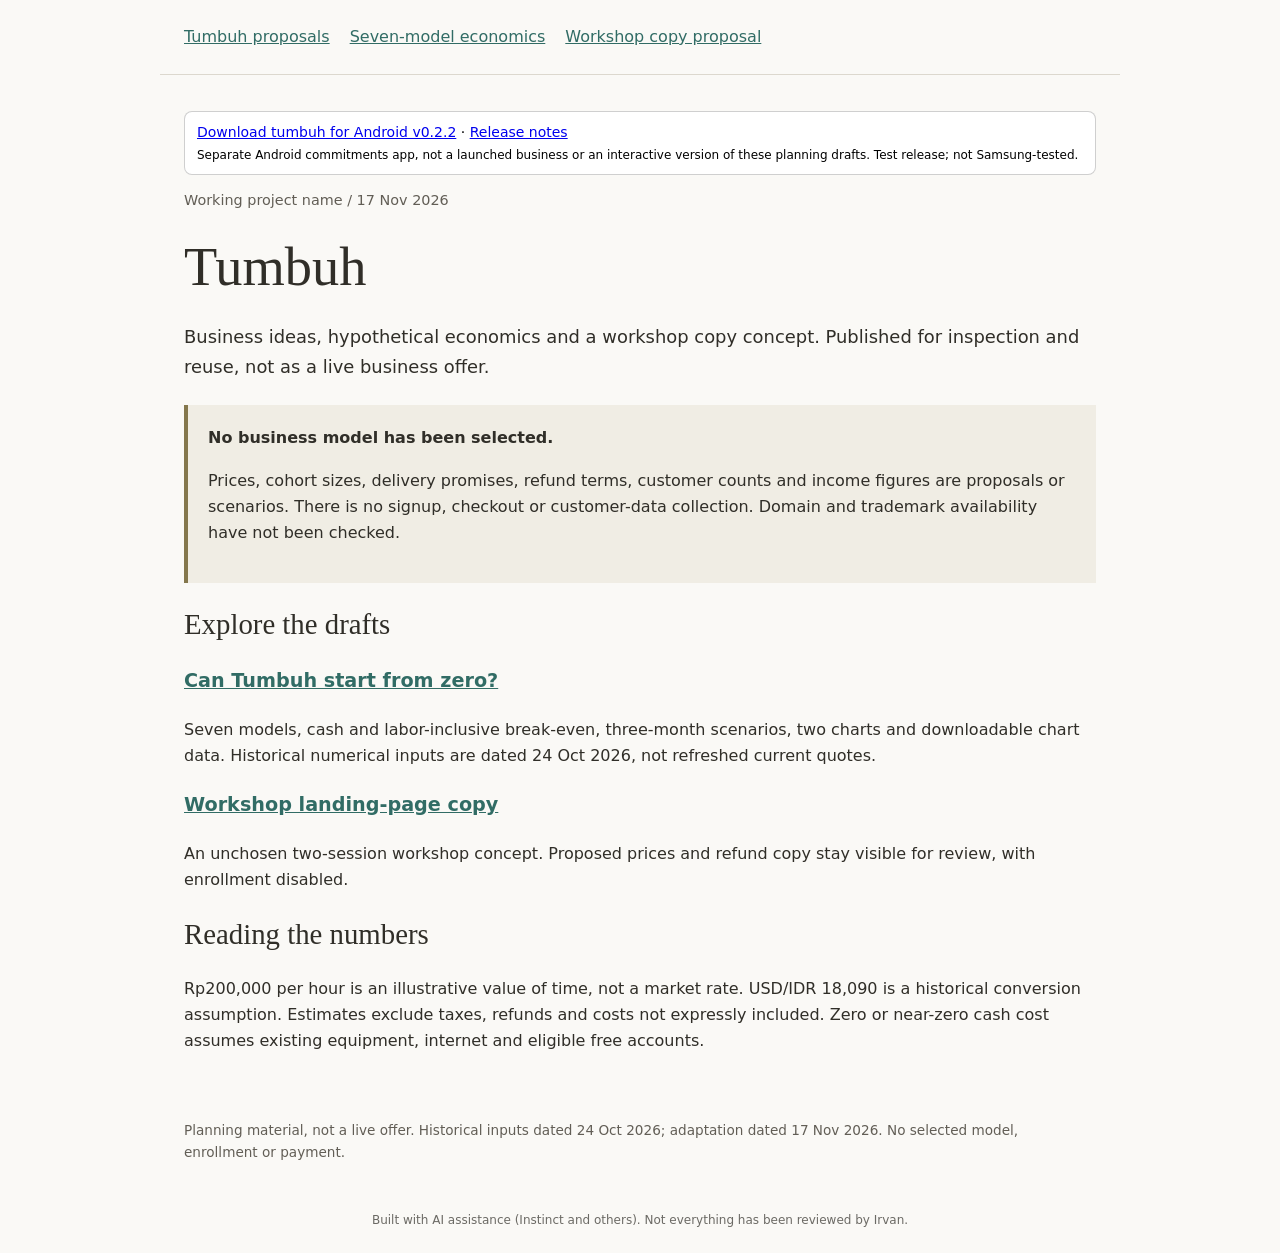
<file: index.html>
<!doctype html><html lang="en"><head><meta charset="utf-8"><meta name="viewport" content="width=device-width,initial-scale=1"><title>Tumbuh - proposals, not a launch</title><meta name="description" content="Unchosen business-model proposals and hypothetical estimates. No signup, sales or income promises."><link rel="stylesheet" href="./style.css"><style>.android-release{display:block;position:relative;z-index:7;margin:12px 0;padding:10px 12px;border:1px solid #8886;border-radius:8px;font:14px/1.45 system-ui,sans-serif;background:Canvas;color:CanvasText;overflow-wrap:anywhere}.android-release a{color:LinkText}.android-release small{display:block;margin-top:4px;font-size:12px}</style>
</head><body><nav aria-label="Main"><a href="./">Tumbuh proposals</a><a href="./economics/">Seven-model economics</a><a href="./workshop-proposal/">Workshop copy proposal</a></nav><main>
<aside class="android-release" aria-label="Android version"><a href="https://github.com/irvan-putra/tumbuh/releases/download/v0.2.2/tumbuh-v0.2.2.apk">Download tumbuh for Android v0.2.2</a> · <a href="https://github.com/irvan-putra/tumbuh/releases/tag/v0.2.2">Release notes</a><small>Separate Android commitments app, not a launched business or an interactive version of these planning drafts. Test release; not Samsung-tested.</small></aside><header><p class="fact">Working project name / 17 Nov 2026</p><h1>Tumbuh</h1><p class="intro">Business ideas, hypothetical economics and a workshop copy concept. Published for inspection and reuse, not as a live business offer.</p></header><aside class="callout"><strong>No business model has been selected.</strong><p>Prices, cohort sizes, delivery promises, refund terms, customer counts and income figures are proposals or scenarios. There is no signup, checkout or customer-data collection. Domain and trademark availability have not been checked.</p></aside><section><h2>Explore the drafts</h2><h3><a href="economics/">Can Tumbuh start from zero?</a></h3><p>Seven models, cash and labor-inclusive break-even, three-month scenarios, two charts and downloadable chart data. Historical numerical inputs are dated 24 Oct 2026, not refreshed current quotes.</p><h3><a href="workshop-proposal/">Workshop landing-page copy</a></h3><p>An unchosen two-session workshop concept. Proposed prices and refund copy stay visible for review, with enrollment disabled.</p></section><section><h2>Reading the numbers</h2><p>Rp200,000 per hour is an illustrative value of time, not a market rate. USD/IDR 18,090 is a historical conversion assumption. Estimates exclude taxes, refunds and costs not expressly included. Zero or near-zero cash cost assumes existing equipment, internet and eligible free accounts.</p></section></main><footer>Planning material, not a live offer. Historical inputs dated 24 Oct 2026; adaptation dated 17 Nov 2026. No selected model, enrollment or payment.</footer><p class="ai-note" style="text-align:center;font:12px/1.4 system-ui,sans-serif;opacity:.7;margin:24px 12px">Built with AI assistance (Instinct and others). Not everything has been reviewed by Irvan.</p>
</body></html>
</file>
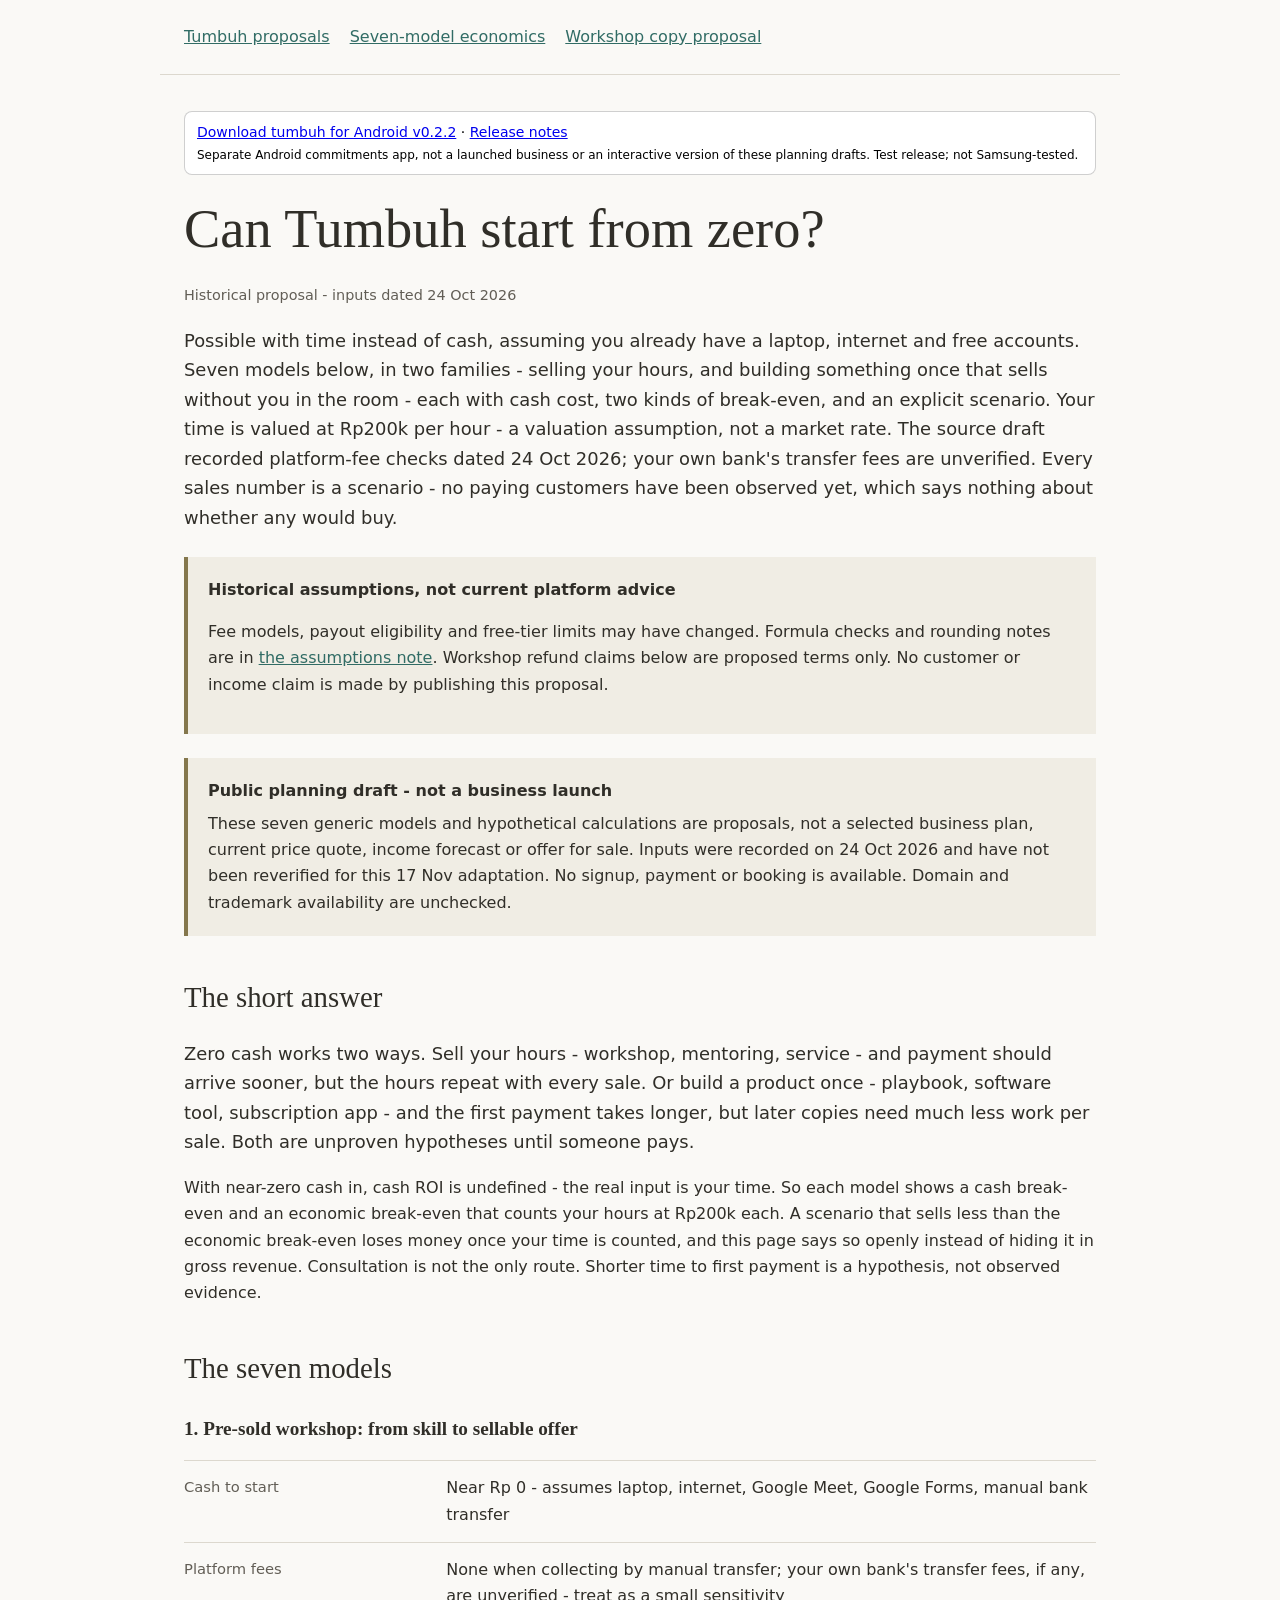
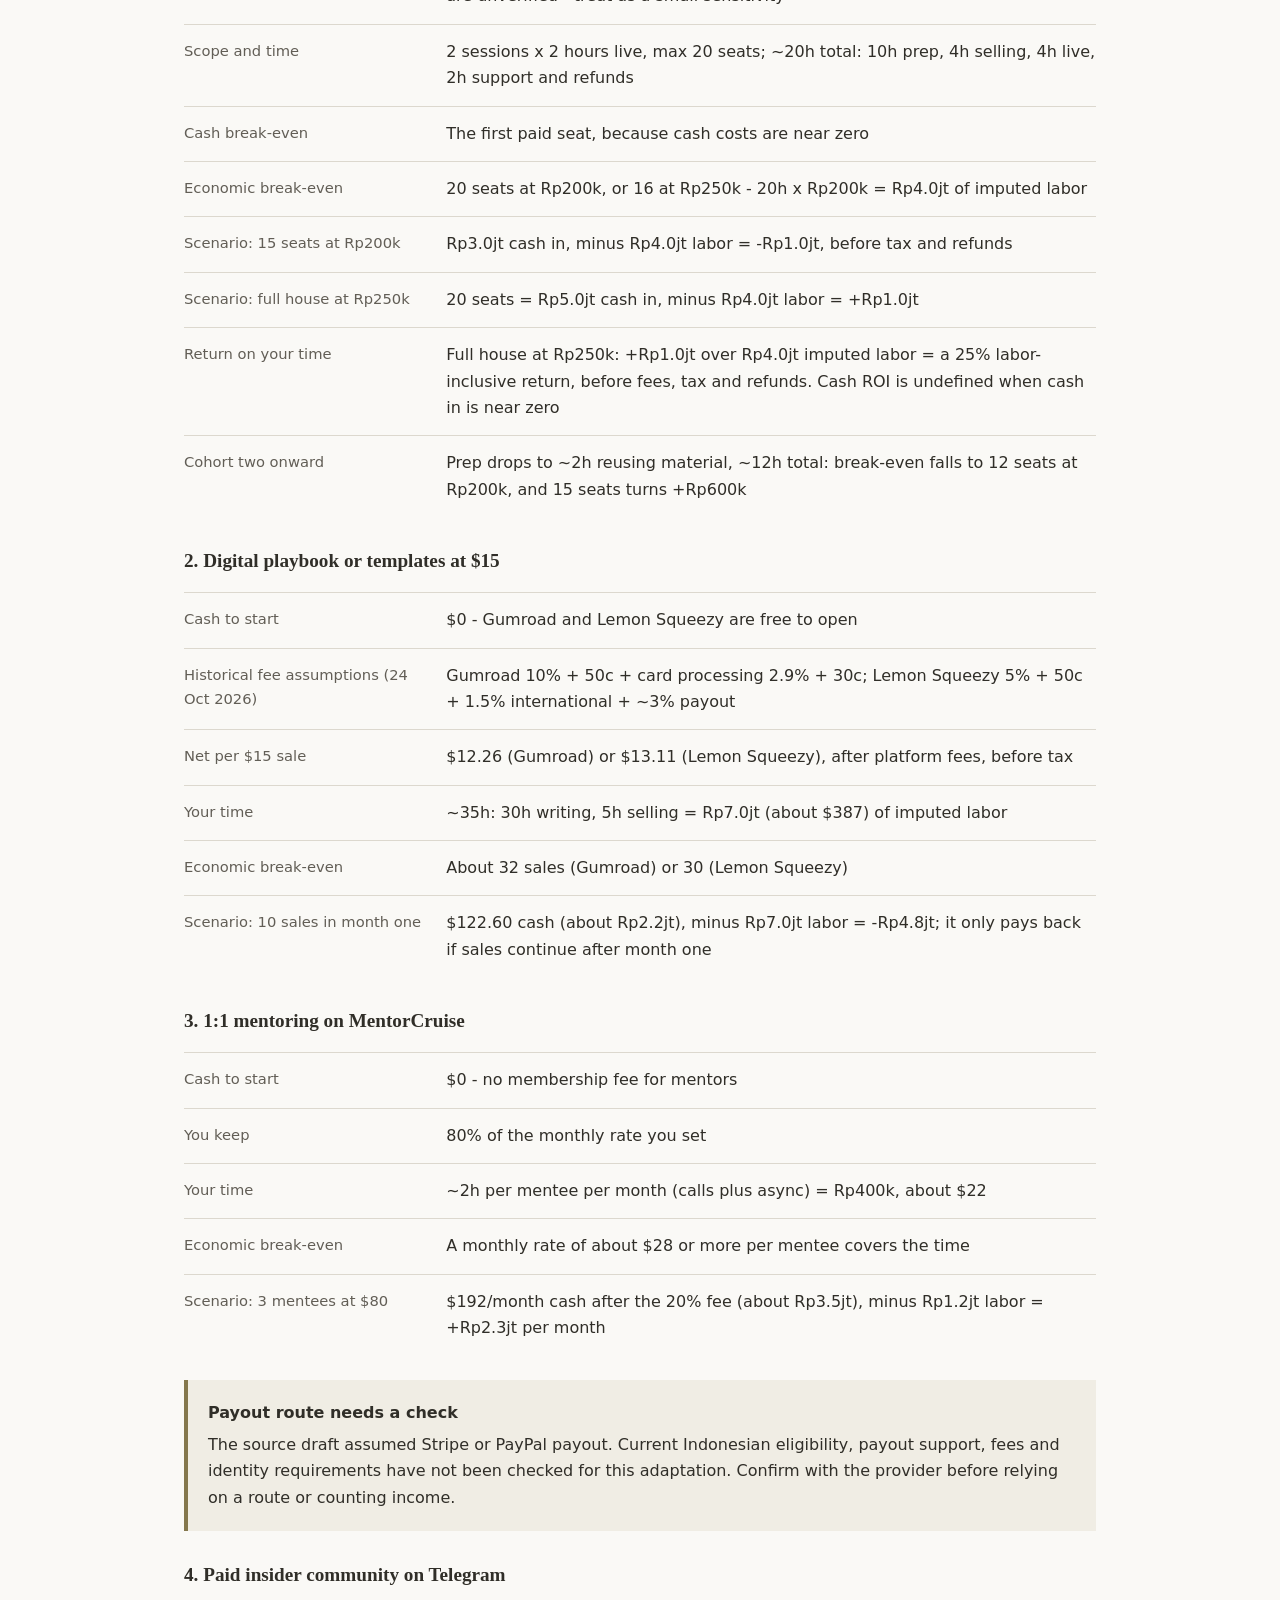
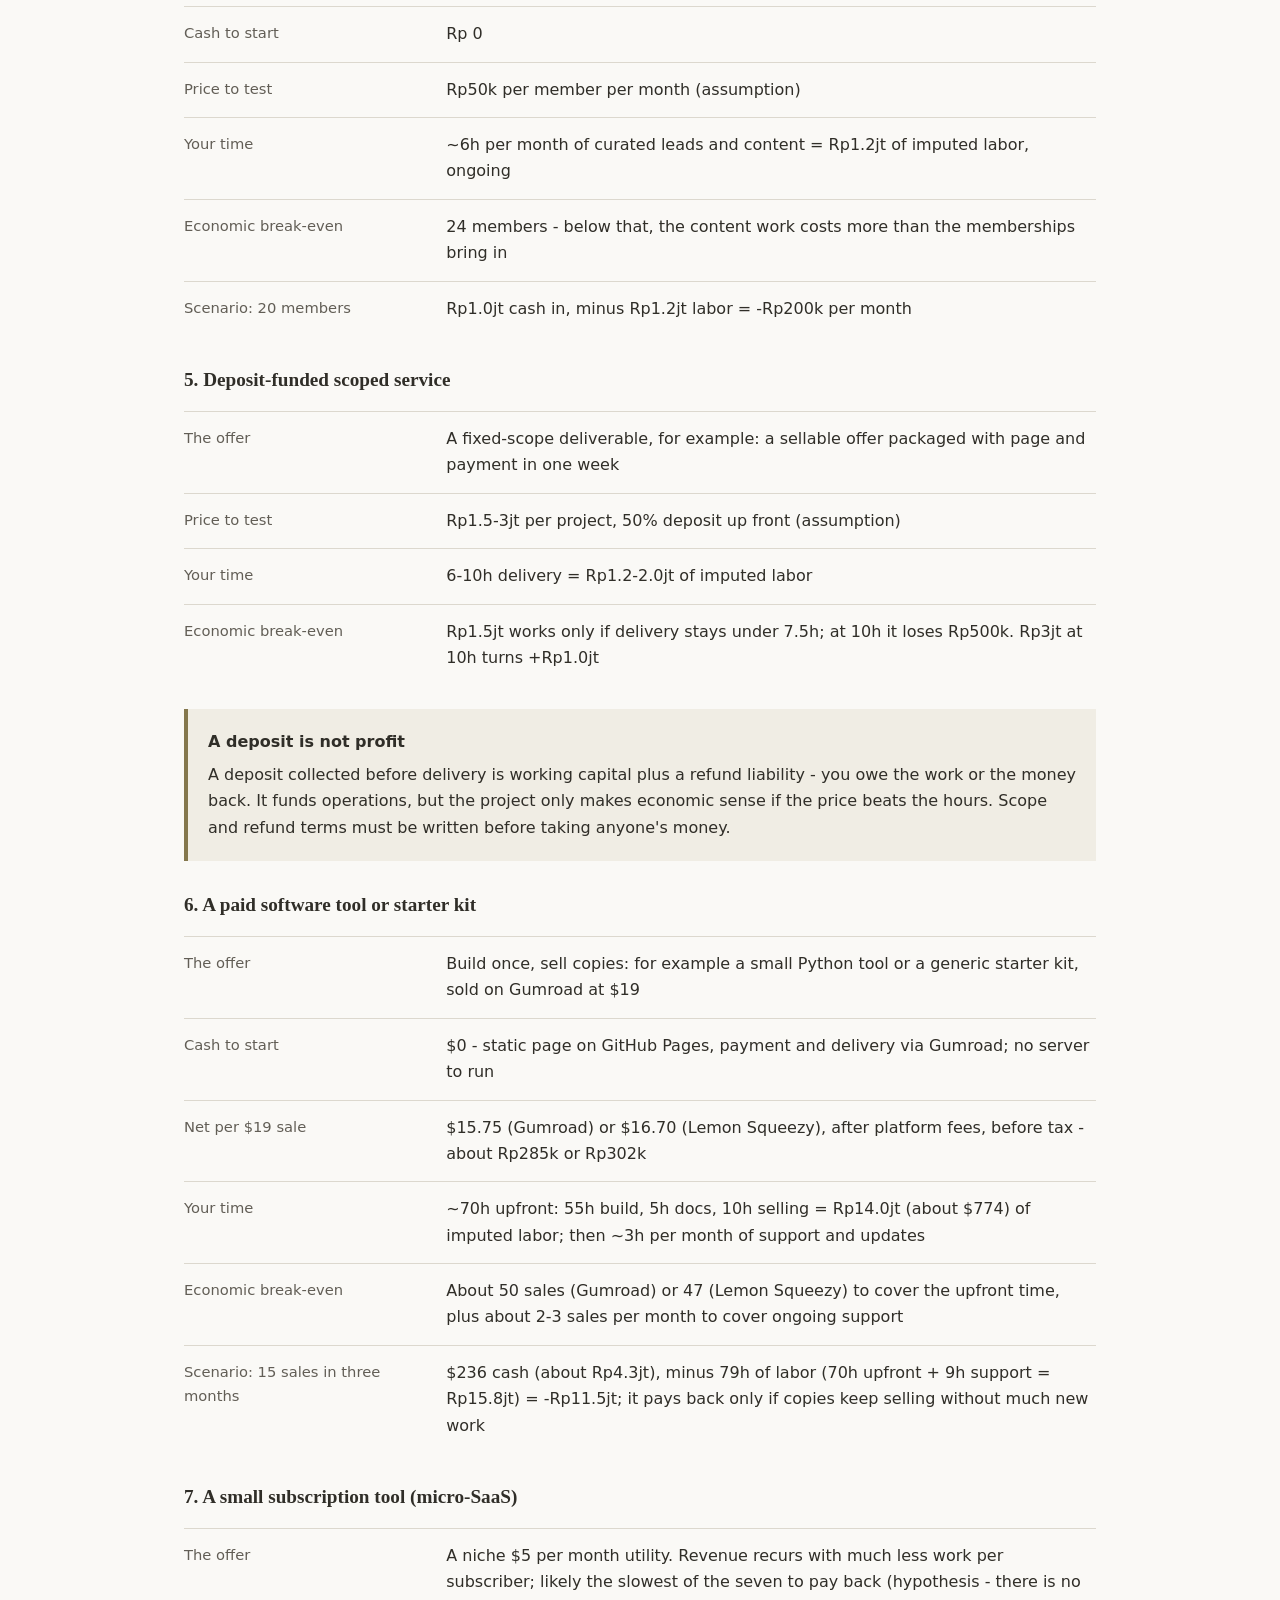
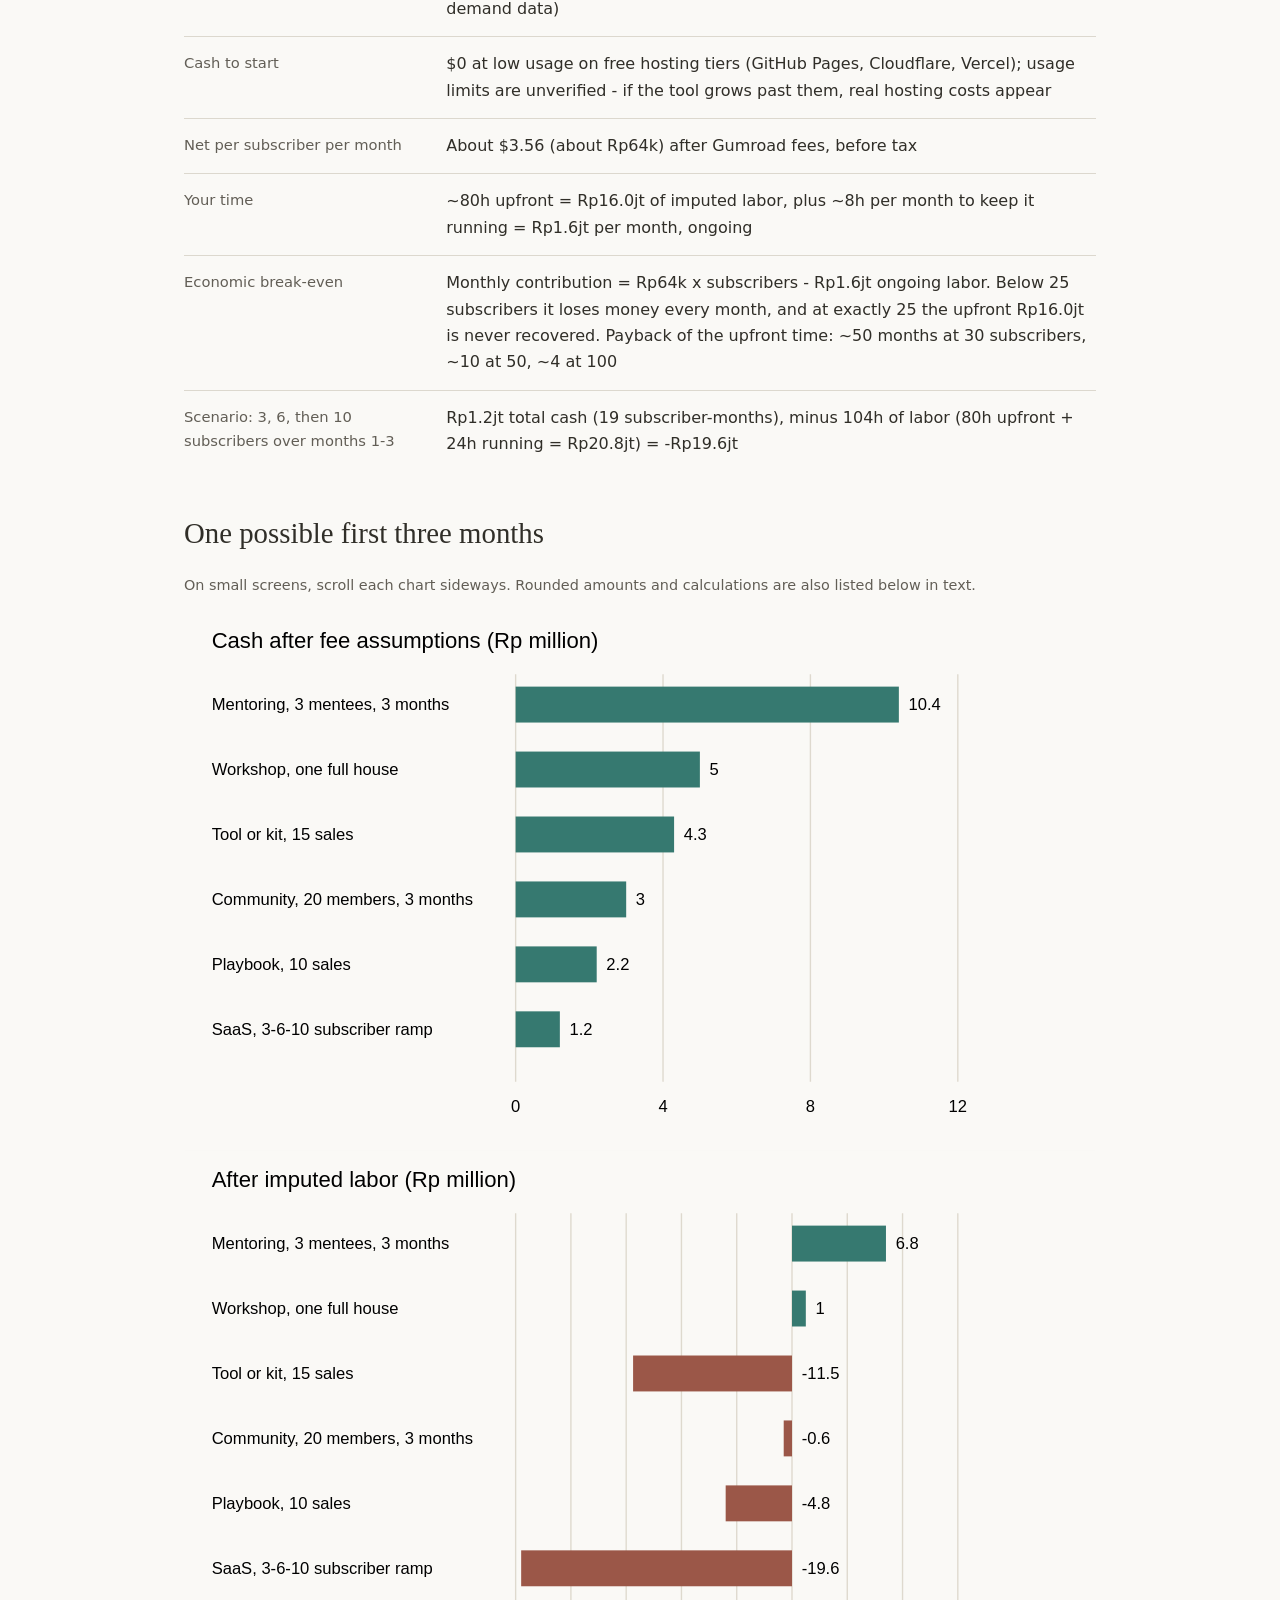
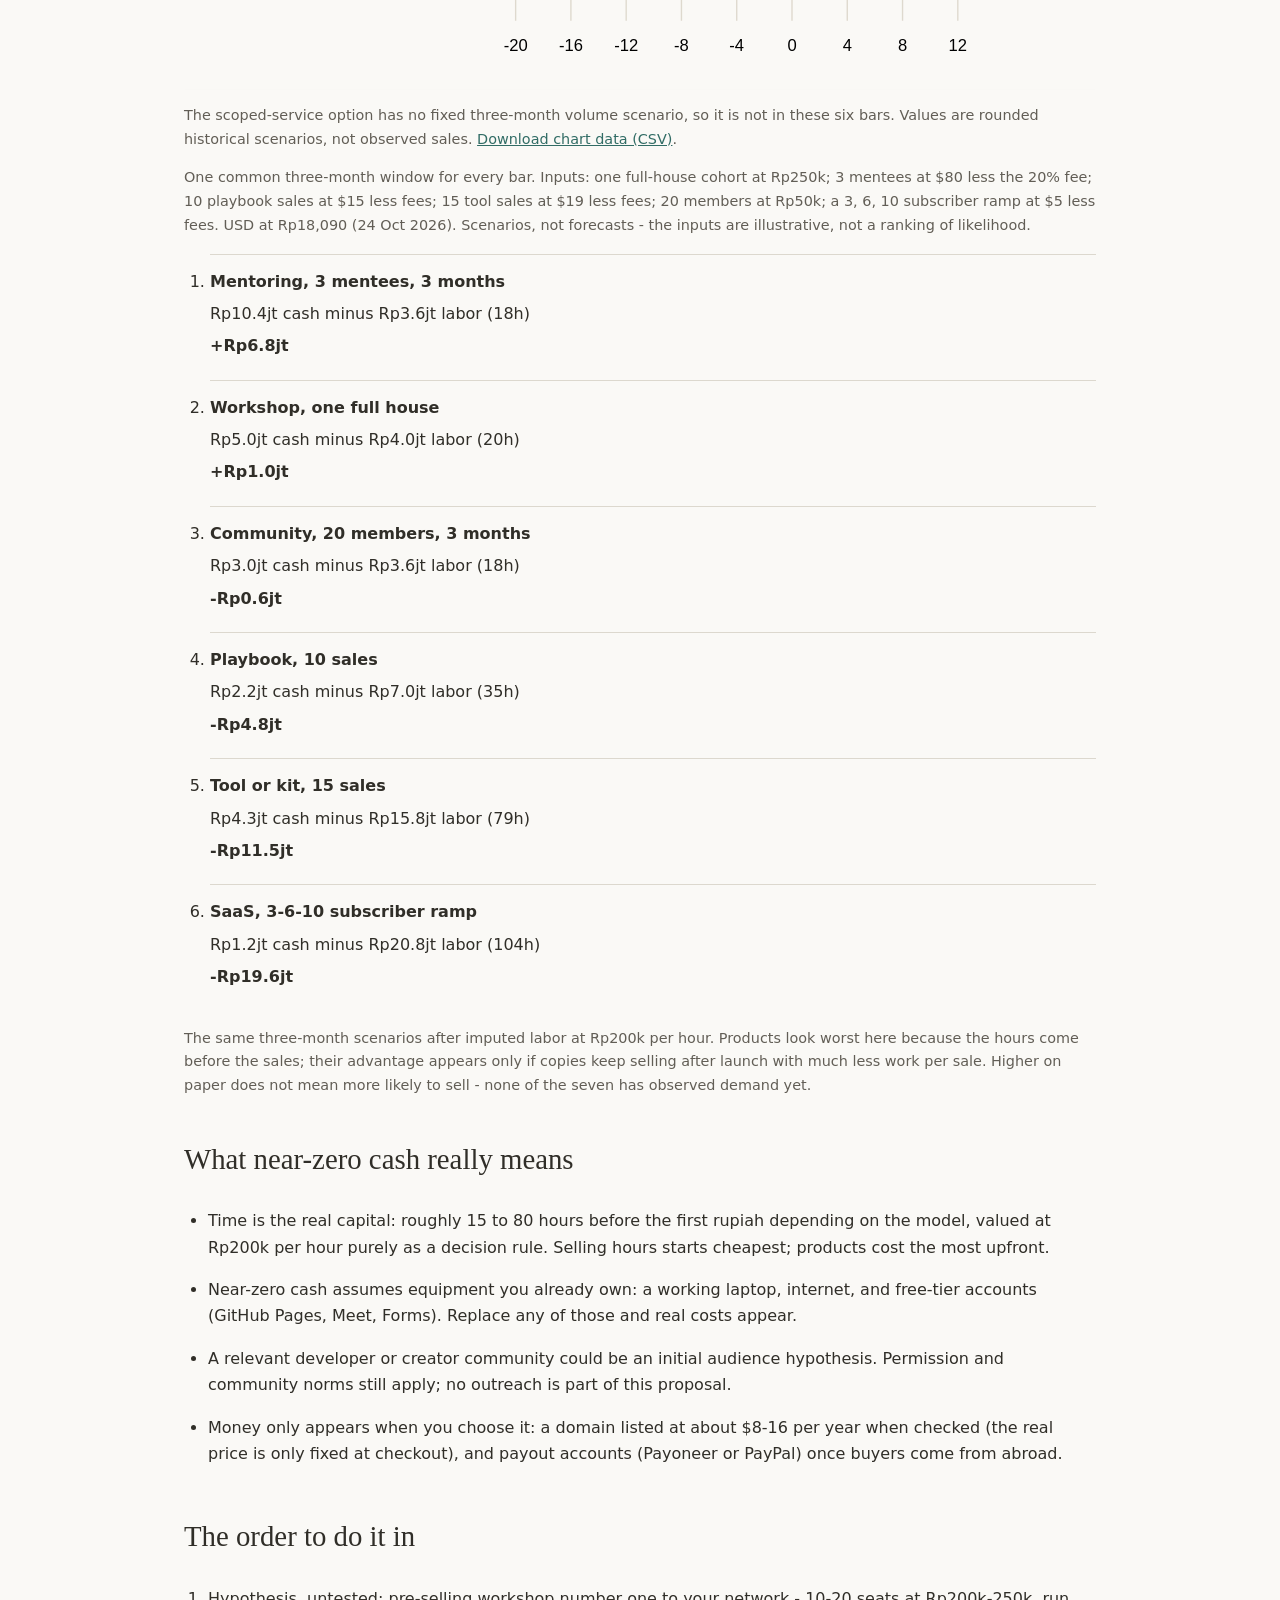
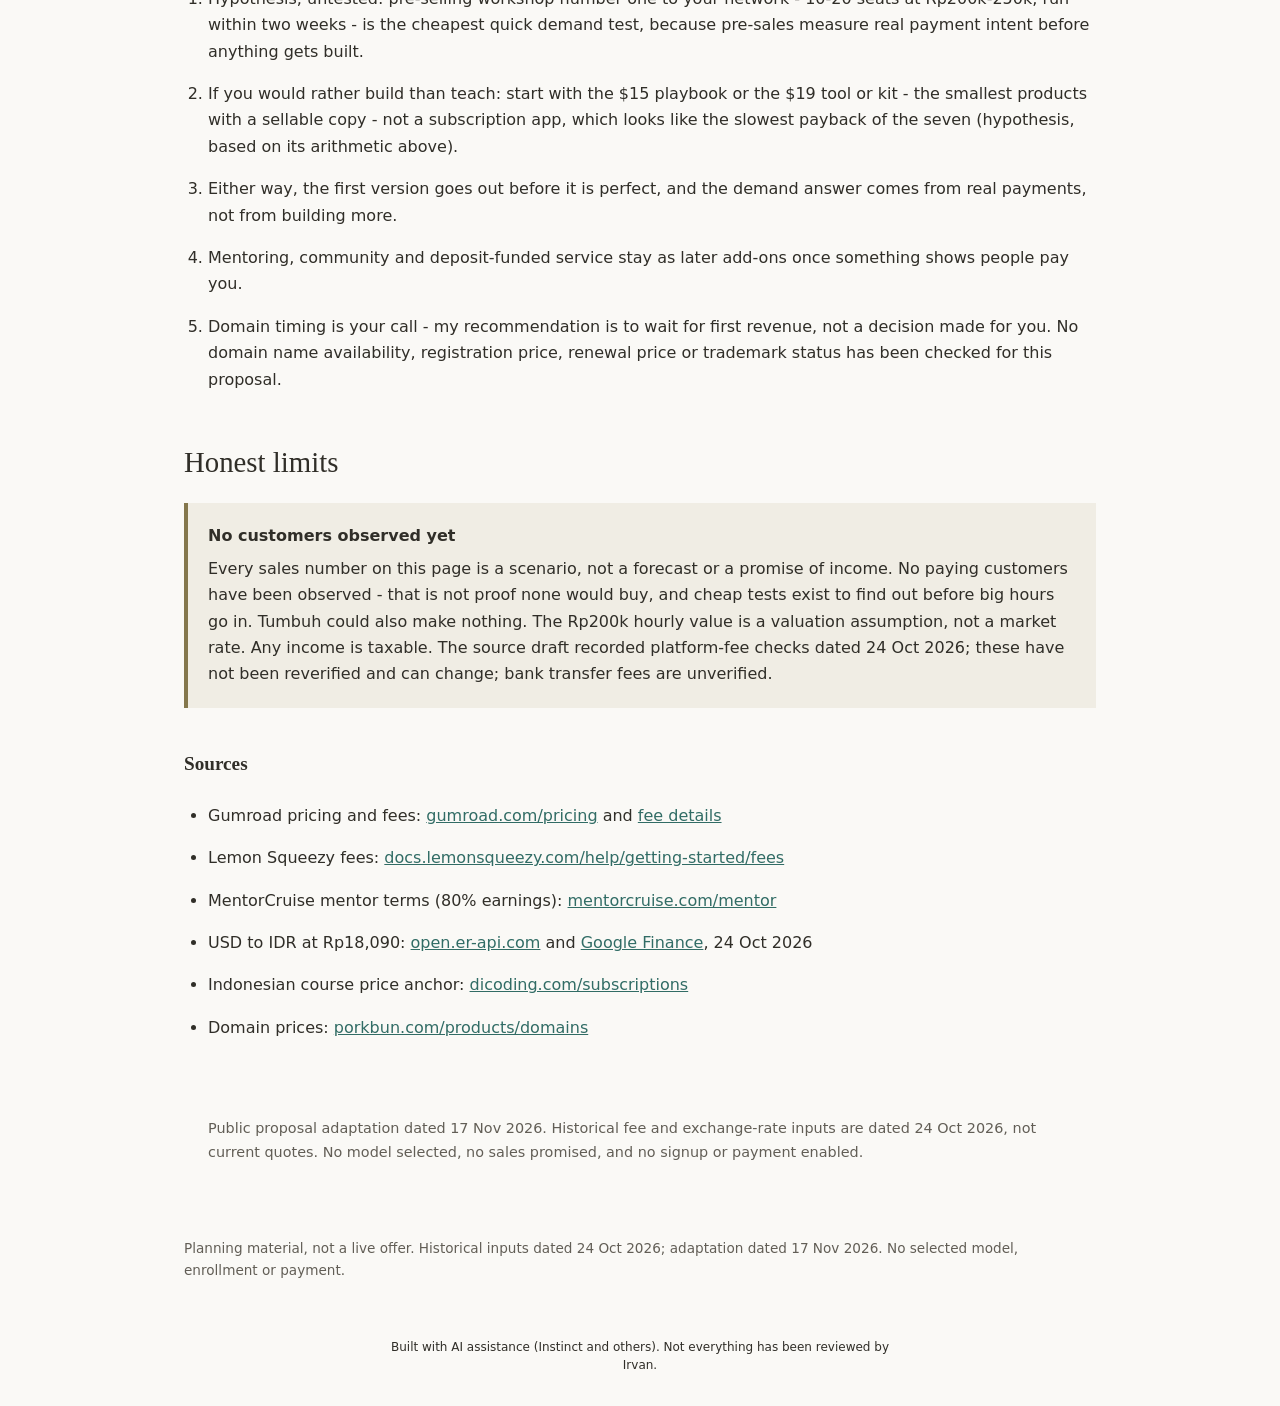
<file: economics/index.html>
<!DOCTYPE html>
<html lang="en"><head><meta charset="utf-8"/><meta content="width=device-width,initial-scale=1" name="viewport"/><title>Tumbuh - seven-model economics proposal</title><meta content="Unchosen business-model proposals and hypothetical estimates. No signup, sales or income promises." name="description"/><link href="../style.css" rel="stylesheet"/><style>.android-release{display:block;position:relative;z-index:7;margin:12px 0;padding:10px 12px;border:1px solid #8886;border-radius:8px;font:14px/1.45 system-ui,sans-serif;background:Canvas;color:CanvasText;overflow-wrap:anywhere}.android-release a{color:LinkText}.android-release small{display:block;margin-top:4px;font-size:12px}</style>
</head><body><nav aria-label="Main"><a href="../">Tumbuh proposals</a><a href="../economics/">Seven-model economics</a><a href="../workshop-proposal/">Workshop copy proposal</a></nav><main class="file-card" data-width="fluid" dir="auto">
<aside class="android-release" aria-label="Android version"><a href="https://github.com/irvan-putra/tumbuh/releases/download/v0.2.2/tumbuh-v0.2.2.apk">Download tumbuh for Android v0.2.2</a> · <a href="https://github.com/irvan-putra/tumbuh/releases/tag/v0.2.2">Release notes</a><small>Separate Android commitments app, not a launched business or an interactive version of these planning drafts. Test release; not Samsung-tested.</small></aside><header class="header"><h1 class="title">Can Tumbuh start from zero?</h1><p class="fact is-known">Historical proposal - inputs dated 24 Oct 2026</p><p class="intro">Possible with time instead of cash, assuming you already have a laptop, internet and free accounts. Seven models below, in two families - selling your hours, and building something once that sells without you in the room - each with cash cost, two kinds of break-even, and an explicit scenario. Your time is valued at Rp200k per hour - a valuation assumption, not a market rate. The source draft recorded platform-fee checks dated 24 Oct 2026; your own bank's transfer fees are unverified. Every sales number is a scenario - no paying customers have been observed yet, which says nothing about whether any would buy.</p></header><aside class="callout"><strong>Historical assumptions, not current platform advice</strong><p>Fee models, payout eligibility and free-tier limits may have changed. Formula checks and rounding notes are in <a href="assumptions.md">the assumptions note</a>. Workshop refund claims below are proposed terms only. No customer or income claim is made by publishing this proposal.</p></aside><aside class="callout bar"><span class="strong">Public planning draft - not a business launch</span><span>These seven generic models and hypothetical calculations are proposals, not a selected business plan, current price quote, income forecast or offer for sale. Inputs were recorded on 24 Oct 2026 and have not been reverified for this 17 Nov adaptation. No signup, payment or booking is available. Domain and trademark availability are unchecked.</span></aside><section aria-labelledby=":R5:" class="group"><h2 class="group-heading" id=":R5:">The short answer</h2><p class="key bar">Zero cash works two ways. Sell your hours - workshop, mentoring, service - and payment should arrive sooner, but the hours repeat with every sale. Or build a product once - playbook, software tool, subscription app - and the first payment takes longer, but later copies need much less work per sale. Both are unproven hypotheses until someone pays.</p><div class="text"><p class="p">With near-zero cash in, cash ROI is undefined - the real input is your time. So each model shows a cash break-even and an economic break-even that counts your hours at Rp200k each. A scenario that sells less than the economic break-even loses money once your time is counted, and this page says so openly instead of hiding it in gross revenue. Consultation is not the only route. Shorter time to first payment is a hypothesis, not observed evidence.</p></div></section><section aria-labelledby=":R6:" class="group"><h2 class="group-heading" id=":R6:">The seven models</h2><section aria-labelledby=":R6m:" class="group"><h2 class="group-label" id=":R6m:">1. Pre-sold workshop: from skill to sellable offer</h2><dl class="facts"><div><dt>Cash to start</dt><dd><bdi>Near Rp 0 - assumes laptop, internet, Google Meet, Google Forms, manual bank transfer</bdi></dd></div><div><dt>Platform fees</dt><dd><bdi>None when collecting by manual transfer; your own bank's transfer fees, if any, are unverified - treat as a small sensitivity</bdi></dd></div><div><dt>Scope and time</dt><dd><bdi>2 sessions x 2 hours live, max 20 seats; ~20h total: 10h prep, 4h selling, 4h live, 2h support and refunds</bdi></dd></div><div><dt>Cash break-even</dt><dd><bdi>The first paid seat, because cash costs are near zero</bdi></dd></div><div><dt>Economic break-even</dt><dd><bdi>20 seats at Rp200k, or 16 at Rp250k - 20h x Rp200k = Rp4.0jt of imputed labor</bdi></dd></div><div><dt>Scenario: 15 seats at Rp200k</dt><dd><bdi>Rp3.0jt cash in, minus Rp4.0jt labor = -Rp1.0jt, before tax and refunds</bdi></dd></div><div><dt>Scenario: full house at Rp250k</dt><dd><bdi>20 seats = Rp5.0jt cash in, minus Rp4.0jt labor = +Rp1.0jt</bdi></dd></div><div><dt>Return on your time</dt><dd><bdi>Full house at Rp250k: +Rp1.0jt over Rp4.0jt imputed labor = a 25% labor-inclusive return, before fees, tax and refunds. Cash ROI is undefined when cash in is near zero</bdi></dd></div><div><dt>Cohort two onward</dt><dd><bdi>Prep drops to ~2h reusing material, ~12h total: break-even falls to 12 seats at Rp200k, and 15 seats turns +Rp600k</bdi></dd></div></dl></section><section aria-labelledby=":Ram:" class="group"><h2 class="group-label" id=":Ram:">2. Digital playbook or templates at $15</h2><dl class="facts"><div><dt>Cash to start</dt><dd><bdi>$0 - Gumroad and Lemon Squeezy are free to open</bdi></dd></div><div><dt>Historical fee assumptions (24 Oct 2026)</dt><dd><bdi>Gumroad 10% + 50c + card processing 2.9% + 30c; Lemon Squeezy 5% + 50c + 1.5% international + ~3% payout</bdi></dd></div><div><dt>Net per $15 sale</dt><dd><bdi>$12.26 (Gumroad) or $13.11 (Lemon Squeezy), after platform fees, before tax</bdi></dd></div><div><dt>Your time</dt><dd><bdi>~35h: 30h writing, 5h selling = Rp7.0jt (about $387) of imputed labor</bdi></dd></div><div><dt>Economic break-even</dt><dd><bdi>About 32 sales (Gumroad) or 30 (Lemon Squeezy)</bdi></dd></div><div><dt>Scenario: 10 sales in month one</dt><dd><bdi>$122.60 cash (about Rp2.2jt), minus Rp7.0jt labor = -Rp4.8jt; it only pays back if sales continue after month one</bdi></dd></div></dl></section><section aria-labelledby=":Rem:" class="group"><h2 class="group-label" id=":Rem:">3. 1:1 mentoring on MentorCruise</h2><dl class="facts"><div><dt>Cash to start</dt><dd><bdi>$0 - no membership fee for mentors</bdi></dd></div><div><dt>You keep</dt><dd><bdi>80% of the monthly rate you set</bdi></dd></div><div><dt>Your time</dt><dd><bdi>~2h per mentee per month (calls plus async) = Rp400k, about $22</bdi></dd></div><div><dt>Economic break-even</dt><dd><bdi>A monthly rate of about $28 or more per mentee covers the time</bdi></dd></div><div><dt>Scenario: 3 mentees at $80</dt><dd><bdi>$192/month cash after the 20% fee (about Rp3.5jt), minus Rp1.2jt labor = +Rp2.3jt per month</bdi></dd></div></dl><aside class="callout bar"><span class="strong">Payout route needs a check</span><span>The source draft assumed Stripe or PayPal payout. Current Indonesian eligibility, payout support, fees and identity requirements have not been checked for this adaptation. Confirm with the provider before relying on a route or counting income.</span></aside></section><section aria-labelledby=":Rim:" class="group"><h2 class="group-label" id=":Rim:">4. Paid insider community on Telegram</h2><dl class="facts"><div><dt>Cash to start</dt><dd><bdi>Rp 0</bdi></dd></div><div><dt>Price to test</dt><dd><bdi>Rp50k per member per month (assumption)</bdi></dd></div><div><dt>Your time</dt><dd><bdi>~6h per month of curated leads and content = Rp1.2jt of imputed labor, ongoing</bdi></dd></div><div><dt>Economic break-even</dt><dd><bdi>24 members - below that, the content work costs more than the memberships bring in</bdi></dd></div><div><dt>Scenario: 20 members</dt><dd><bdi>Rp1.0jt cash in, minus Rp1.2jt labor = -Rp200k per month</bdi></dd></div></dl></section><section aria-labelledby=":Rmm:" class="group"><h2 class="group-label" id=":Rmm:">5. Deposit-funded scoped service</h2><dl class="facts"><div><dt>The offer</dt><dd><bdi>A fixed-scope deliverable, for example: a sellable offer packaged with page and payment in one week</bdi></dd></div><div><dt>Price to test</dt><dd><bdi>Rp1.5-3jt per project, 50% deposit up front (assumption)</bdi></dd></div><div><dt>Your time</dt><dd><bdi>6-10h delivery = Rp1.2-2.0jt of imputed labor</bdi></dd></div><div><dt>Economic break-even</dt><dd><bdi>Rp1.5jt works only if delivery stays under 7.5h; at 10h it loses Rp500k. Rp3jt at 10h turns +Rp1.0jt</bdi></dd></div></dl><aside class="callout bar"><span class="strong">A deposit is not profit</span><span>A deposit collected before delivery is working capital plus a refund liability - you owe the work or the money back. It funds operations, but the project only makes economic sense if the price beats the hours. Scope and refund terms must be written before taking anyone's money.</span></aside></section><section aria-labelledby=":Rqm:" class="group"><h2 class="group-label" id=":Rqm:">6. A paid software tool or starter kit</h2><dl class="facts"><div><dt>The offer</dt><dd><bdi>Build once, sell copies: for example a small Python tool or a generic starter kit, sold on Gumroad at $19</bdi></dd></div><div><dt>Cash to start</dt><dd><bdi>$0 - static page on GitHub Pages, payment and delivery via Gumroad; no server to run</bdi></dd></div><div><dt>Net per $19 sale</dt><dd><bdi>$15.75 (Gumroad) or $16.70 (Lemon Squeezy), after platform fees, before tax - about Rp285k or Rp302k</bdi></dd></div><div><dt>Your time</dt><dd><bdi>~70h upfront: 55h build, 5h docs, 10h selling = Rp14.0jt (about $774) of imputed labor; then ~3h per month of support and updates</bdi></dd></div><div><dt>Economic break-even</dt><dd><bdi>About 50 sales (Gumroad) or 47 (Lemon Squeezy) to cover the upfront time, plus about 2-3 sales per month to cover ongoing support</bdi></dd></div><div><dt>Scenario: 15 sales in three months</dt><dd><bdi>$236 cash (about Rp4.3jt), minus 79h of labor (70h upfront + 9h support = Rp15.8jt) = -Rp11.5jt; it pays back only if copies keep selling without much new work</bdi></dd></div></dl></section><section aria-labelledby=":Rum:" class="group"><h2 class="group-label" id=":Rum:">7. A small subscription tool (micro-SaaS)</h2><dl class="facts"><div><dt>The offer</dt><dd><bdi>A niche $5 per month utility. Revenue recurs with much less work per subscriber; likely the slowest of the seven to pay back (hypothesis - there is no demand data)</bdi></dd></div><div><dt>Cash to start</dt><dd><bdi>$0 at low usage on free hosting tiers (GitHub Pages, Cloudflare, Vercel); usage limits are unverified - if the tool grows past them, real hosting costs appear</bdi></dd></div><div><dt>Net per subscriber per month</dt><dd><bdi>About $3.56 (about Rp64k) after Gumroad fees, before tax</bdi></dd></div><div><dt>Your time</dt><dd><bdi>~80h upfront = Rp16.0jt of imputed labor, plus ~8h per month to keep it running = Rp1.6jt per month, ongoing</bdi></dd></div><div><dt>Economic break-even</dt><dd><bdi>Monthly contribution = Rp64k x subscribers - Rp1.6jt ongoing labor. Below 25 subscribers it loses money every month, and at exactly 25 the upfront Rp16.0jt is never recovered. Payback of the upfront time: ~50 months at 30 subscribers, ~10 at 50, ~4 at 100</bdi></dd></div><div><dt>Scenario: 3, 6, then 10 subscribers over months 1-3</dt><dd><bdi>Rp1.2jt total cash (19 subscriber-months), minus 104h of labor (80h upfront + 24h running = Rp20.8jt) = -Rp19.6jt</bdi></dd></div></dl></section></section><section aria-labelledby=":R7:" class="group"><h2 class="group-heading" id=":R7:">One possible first three months</h2><p class="caption">On small screens, scroll each chart sideways. Rounded amounts and calculations are also listed below in text.</p><div aria-label="Chart, scroll horizontally to inspect labels. Exact rounded amounts are in the CSV and results below." class="chart-wrap" tabindex="0"><svg aria-label="Cash after fee assumptions" role="img" viewbox="0 0 660 390" xmlns="http://www.w3.org/2000/svg"><rect fill="#faf9f6" height="390" width="660"></rect><text font-family="sans-serif" font-size="16" x="20" y="26">Cash after fee assumptions (Rp million)</text><line stroke="#ded9ce" x1="240.0" x2="240.0" y1="45" y2="340"></line><text font-family="sans-serif" font-size="12" text-anchor="middle" x="240.0" y="362">0</text><line stroke="#ded9ce" x1="346.66666666666663" x2="346.66666666666663" y1="45" y2="340"></line><text font-family="sans-serif" font-size="12" text-anchor="middle" x="346.66666666666663" y="362">4</text><line stroke="#ded9ce" x1="453.3333333333333" x2="453.3333333333333" y1="45" y2="340"></line><text font-family="sans-serif" font-size="12" text-anchor="middle" x="453.3333333333333" y="362">8</text><line stroke="#ded9ce" x1="560.0" x2="560.0" y1="45" y2="340"></line><text font-family="sans-serif" font-size="12" text-anchor="middle" x="560.0" y="362">12</text><text font-family="sans-serif" font-size="12" x="20" y="71">Mentoring, 3 mentees, 3 months</text><rect fill="#367970" height="26" width="277.33333333333337" x="240.0" y="54"></rect><text font-family="sans-serif" font-size="12" x="524.3333333333334" y="71">10.4</text><text font-family="sans-serif" font-size="12" x="20" y="118">Workshop, one full house</text><rect fill="#367970" height="26" width="133.33333333333337" x="240.0" y="101"></rect><text font-family="sans-serif" font-size="12" x="380.33333333333337" y="118">5</text><text font-family="sans-serif" font-size="12" x="20" y="165">Tool or kit, 15 sales</text><rect fill="#367970" height="26" width="114.66666666666669" x="240.0" y="148"></rect><text font-family="sans-serif" font-size="12" x="361.6666666666667" y="165">4.3</text><text font-family="sans-serif" font-size="12" x="20" y="212">Community, 20 members, 3 months</text><rect fill="#367970" height="26" width="80.0" x="240.0" y="195"></rect><text font-family="sans-serif" font-size="12" x="327.0" y="212">3</text><text font-family="sans-serif" font-size="12" x="20" y="259">Playbook, 10 sales</text><rect fill="#367970" height="26" width="58.666666666666686" x="240.0" y="242"></rect><text font-family="sans-serif" font-size="12" x="305.6666666666667" y="259">2.2</text><text font-family="sans-serif" font-size="12" x="20" y="306">SaaS, 3-6-10 subscriber ramp</text><rect fill="#367970" height="26" width="32.0" x="240.0" y="289"></rect><text font-family="sans-serif" font-size="12" x="279.0" y="306">1.2</text></svg></div><div aria-label="Chart, scroll horizontally to inspect labels. Exact rounded amounts are in the CSV and results below." class="chart-wrap" tabindex="0"><svg aria-label="After imputed labor" role="img" viewbox="0 0 660 390" xmlns="http://www.w3.org/2000/svg"><rect fill="#faf9f6" height="390" width="660"></rect><text font-family="sans-serif" font-size="16" x="20" y="26">After imputed labor (Rp million)</text><line stroke="#ded9ce" x1="240.0" x2="240.0" y1="45" y2="340"></line><text font-family="sans-serif" font-size="12" text-anchor="middle" x="240.0" y="362">-20</text><line stroke="#ded9ce" x1="280.0" x2="280.0" y1="45" y2="340"></line><text font-family="sans-serif" font-size="12" text-anchor="middle" x="280.0" y="362">-16</text><line stroke="#ded9ce" x1="320.0" x2="320.0" y1="45" y2="340"></line><text font-family="sans-serif" font-size="12" text-anchor="middle" x="320.0" y="362">-12</text><line stroke="#ded9ce" x1="360.0" x2="360.0" y1="45" y2="340"></line><text font-family="sans-serif" font-size="12" text-anchor="middle" x="360.0" y="362">-8</text><line stroke="#ded9ce" x1="400.0" x2="400.0" y1="45" y2="340"></line><text font-family="sans-serif" font-size="12" text-anchor="middle" x="400.0" y="362">-4</text><line stroke="#ded9ce" x1="440.0" x2="440.0" y1="45" y2="340"></line><text font-family="sans-serif" font-size="12" text-anchor="middle" x="440.0" y="362">0</text><line stroke="#ded9ce" x1="480.0" x2="480.0" y1="45" y2="340"></line><text font-family="sans-serif" font-size="12" text-anchor="middle" x="480.0" y="362">4</text><line stroke="#ded9ce" x1="520.0" x2="520.0" y1="45" y2="340"></line><text font-family="sans-serif" font-size="12" text-anchor="middle" x="520.0" y="362">8</text><line stroke="#ded9ce" x1="560.0" x2="560.0" y1="45" y2="340"></line><text font-family="sans-serif" font-size="12" text-anchor="middle" x="560.0" y="362">12</text><text font-family="sans-serif" font-size="12" x="20" y="71">Mentoring, 3 mentees, 3 months</text><rect fill="#367970" height="26" width="68.0" x="440.0" y="54"></rect><text font-family="sans-serif" font-size="12" x="515.0" y="71">6.8</text><text font-family="sans-serif" font-size="12" x="20" y="118">Workshop, one full house</text><rect fill="#367970" height="26" width="10.0" x="440.0" y="101"></rect><text font-family="sans-serif" font-size="12" x="457.0" y="118">1</text><text font-family="sans-serif" font-size="12" x="20" y="165">Tool or kit, 15 sales</text><rect fill="#9b5748" height="26" width="115.0" x="325.0" y="148"></rect><text font-family="sans-serif" font-size="12" x="447.0" y="165">-11.5</text><text font-family="sans-serif" font-size="12" x="20" y="212">Community, 20 members, 3 months</text><rect fill="#9b5748" height="26" width="6.0" x="434.0" y="195"></rect><text font-family="sans-serif" font-size="12" x="447.0" y="212">-0.6</text><text font-family="sans-serif" font-size="12" x="20" y="259">Playbook, 10 sales</text><rect fill="#9b5748" height="26" width="48.0" x="392.0" y="242"></rect><text font-family="sans-serif" font-size="12" x="447.0" y="259">-4.8</text><text font-family="sans-serif" font-size="12" x="20" y="306">SaaS, 3-6-10 subscriber ramp</text><rect fill="#9b5748" height="26" width="196.0" x="244.0" y="289"></rect><text font-family="sans-serif" font-size="12" x="447.0" y="306">-19.6</text></svg></div><p class="caption">The scoped-service option has no fixed three-month volume scenario, so it is not in these six bars. Values are rounded historical scenarios, not observed sales. <a href="scenarios.csv">Download chart data (CSV)</a>.</p><p class="caption">One common three-month window for every bar. Inputs: one full-house cohort at Rp250k; 3 mentees at $80 less the 20% fee; 10 playbook sales at $15 less fees; 15 tool sales at $19 less fees; 20 members at Rp50k; a 3, 6, 10 subscriber ramp at $5 less fees. USD at Rp18,090 (24 Oct 2026). Scenarios, not forecasts - the inputs are illustrative, not a ranking of likelihood.</p><ol class="scenario-results"><li><strong>Mentoring, 3 mentees, 3 months</strong><p>Rp10.4jt cash minus Rp3.6jt labor (18h)</p><p><strong>+Rp6.8jt</strong></p></li><li><strong>Workshop, one full house</strong><p>Rp5.0jt cash minus Rp4.0jt labor (20h)</p><p><strong>+Rp1.0jt</strong></p></li><li><strong>Community, 20 members, 3 months</strong><p>Rp3.0jt cash minus Rp3.6jt labor (18h)</p><p><strong>-Rp0.6jt</strong></p></li><li><strong>Playbook, 10 sales</strong><p>Rp2.2jt cash minus Rp7.0jt labor (35h)</p><p><strong>-Rp4.8jt</strong></p></li><li><strong>Tool or kit, 15 sales</strong><p>Rp4.3jt cash minus Rp15.8jt labor (79h)</p><p><strong>-Rp11.5jt</strong></p></li><li><strong>SaaS, 3-6-10 subscriber ramp</strong><p>Rp1.2jt cash minus Rp20.8jt labor (104h)</p><p><strong>-Rp19.6jt</strong></p></li></ol><p class="caption">The same three-month scenarios after imputed labor at Rp200k per hour. Products look worst here because the hours come before the sales; their advantage appears only if copies keep selling after launch with much less work per sale. Higher on paper does not mean more likely to sell - none of the seven has observed demand yet.</p></section><section aria-labelledby=":R8:" class="group"><h2 class="group-heading" id=":R8:">What near-zero cash really means</h2><ul class="bullets"><li>Time is the real capital: roughly 15 to 80 hours before the first rupiah depending on the model, valued at Rp200k per hour purely as a decision rule. Selling hours starts cheapest; products cost the most upfront.</li><li>Near-zero cash assumes equipment you already own: a working laptop, internet, and free-tier accounts (GitHub Pages, Meet, Forms). Replace any of those and real costs appear.</li><li>A relevant developer or creator community could be an initial audience hypothesis. Permission and community norms still apply; no outreach is part of this proposal.</li><li>Money only appears when you choose it: a domain listed at about $8-16 per year when checked (the real price is only fixed at checkout), and payout accounts (Payoneer or PayPal) once buyers come from abroad.</li></ul></section><section aria-labelledby=":R9:" class="group"><h2 class="group-heading" id=":R9:">The order to do it in</h2><ol class="steps"><li><span class="step-n">1</span><span>Hypothesis, untested: pre-selling workshop number one to your network - 10-20 seats at Rp200k-250k, run within two weeks - is the cheapest quick demand test, because pre-sales measure real payment intent before anything gets built.</span></li><li><span class="step-n">2</span><span>If you would rather build than teach: start with the $15 playbook or the $19 tool or kit - the smallest products with a sellable copy - not a subscription app, which looks like the slowest payback of the seven (hypothesis, based on its arithmetic above).</span></li><li><span class="step-n">3</span><span>Either way, the first version goes out before it is perfect, and the demand answer comes from real payments, not from building more.</span></li><li><span class="step-n">4</span><span>Mentoring, community and deposit-funded service stay as later add-ons once something shows people pay you.</span></li><li><span class="step-n">5</span><span>Domain timing is your call - my recommendation is to wait for first revenue, not a decision made for you. No domain name availability, registration price, renewal price or trademark status has been checked for this proposal.</span></li></ol></section><section aria-labelledby=":Ra:" class="group"><h2 class="group-heading" id=":Ra:">Honest limits</h2><aside class="callout bar"><span class="strong">No customers observed yet</span><span>Every sales number on this page is a scenario, not a forecast or a promise of income. No paying customers have been observed - that is not proof none would buy, and cheap tests exist to find out before big hours go in. Tumbuh could also make nothing. The Rp200k hourly value is a valuation assumption, not a market rate. Any income is taxable. The source draft recorded platform-fee checks dated 24 Oct 2026; these have not been reverified and can change; bank transfer fees are unverified.</span></aside></section><section aria-labelledby=":Rb:" class="group"><h2 class="group-label" id=":Rb:">Sources</h2><ul class="bullets"><li>Gumroad pricing and fees: <a class="link" href="https://gumroad.com/pricing" rel="noopener noreferrer">gumroad.com/pricing</a> and <a class="link" href="https://gumroad.com/help/article/66-gumroads-fees" rel="noopener noreferrer">fee details</a></li><li>Lemon Squeezy fees: <a class="link" href="https://docs.lemonsqueezy.com/help/getting-started/fees" rel="noopener noreferrer">docs.lemonsqueezy.com/help/getting-started/fees</a></li><li>MentorCruise mentor terms (80% earnings): <a class="link" href="https://mentorcruise.com/mentor/" rel="noopener noreferrer">mentorcruise.com/mentor</a></li><li>USD to IDR at Rp18,090: <a class="link" href="https://open.er-api.com/v6/latest/USD" rel="noopener noreferrer">open.er-api.com</a> and <a class="link" href="https://www.google.com/finance/quote/USD-IDR" rel="noopener noreferrer">Google Finance</a>, 24 Oct 2026</li><li>Indonesian course price anchor: <a class="link" href="https://www.dicoding.com/subscriptions/purchases" rel="noopener noreferrer">dicoding.com/subscriptions</a></li><li>Domain prices: <a class="link" href="https://porkbun.com/products/domains" rel="noopener noreferrer">porkbun.com/products/domains</a></li></ul></section><footer class="closing">Public proposal adaptation dated 17 Nov 2026. Historical fee and exchange-rate inputs are dated 24 Oct 2026, not current quotes. No model selected, no sales promised, and no signup or payment enabled.</footer></main><footer>Planning material, not a live offer. Historical inputs dated 24 Oct 2026; adaptation dated 17 Nov 2026. No selected model, enrollment or payment.</footer><p class="ai-disclosure" style="font:12px/1.5 system-ui,sans-serif;text-align:center;padding:12px 16px;margin:20px auto;max-width:70ch">Built with AI assistance (Instinct and others). Not everything has been reviewed by Irvan.</p>
</body></html>
</file>
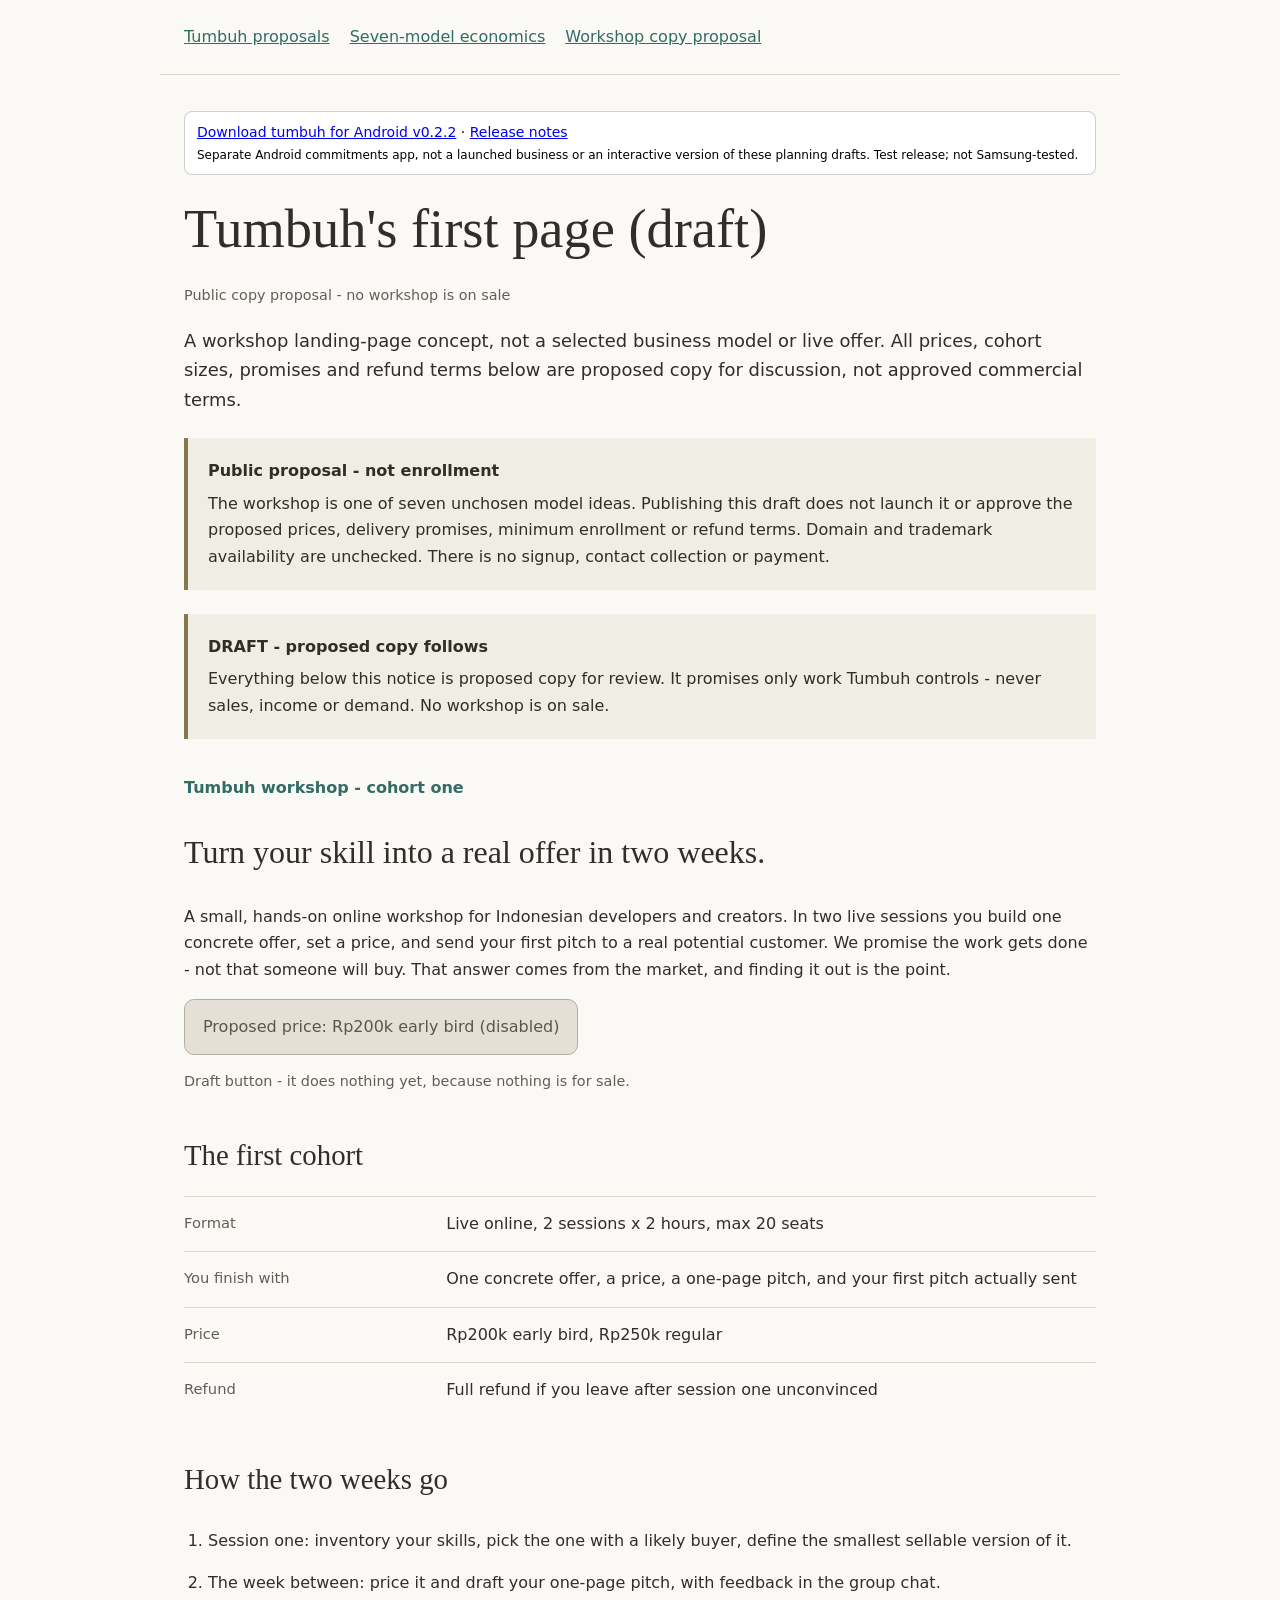
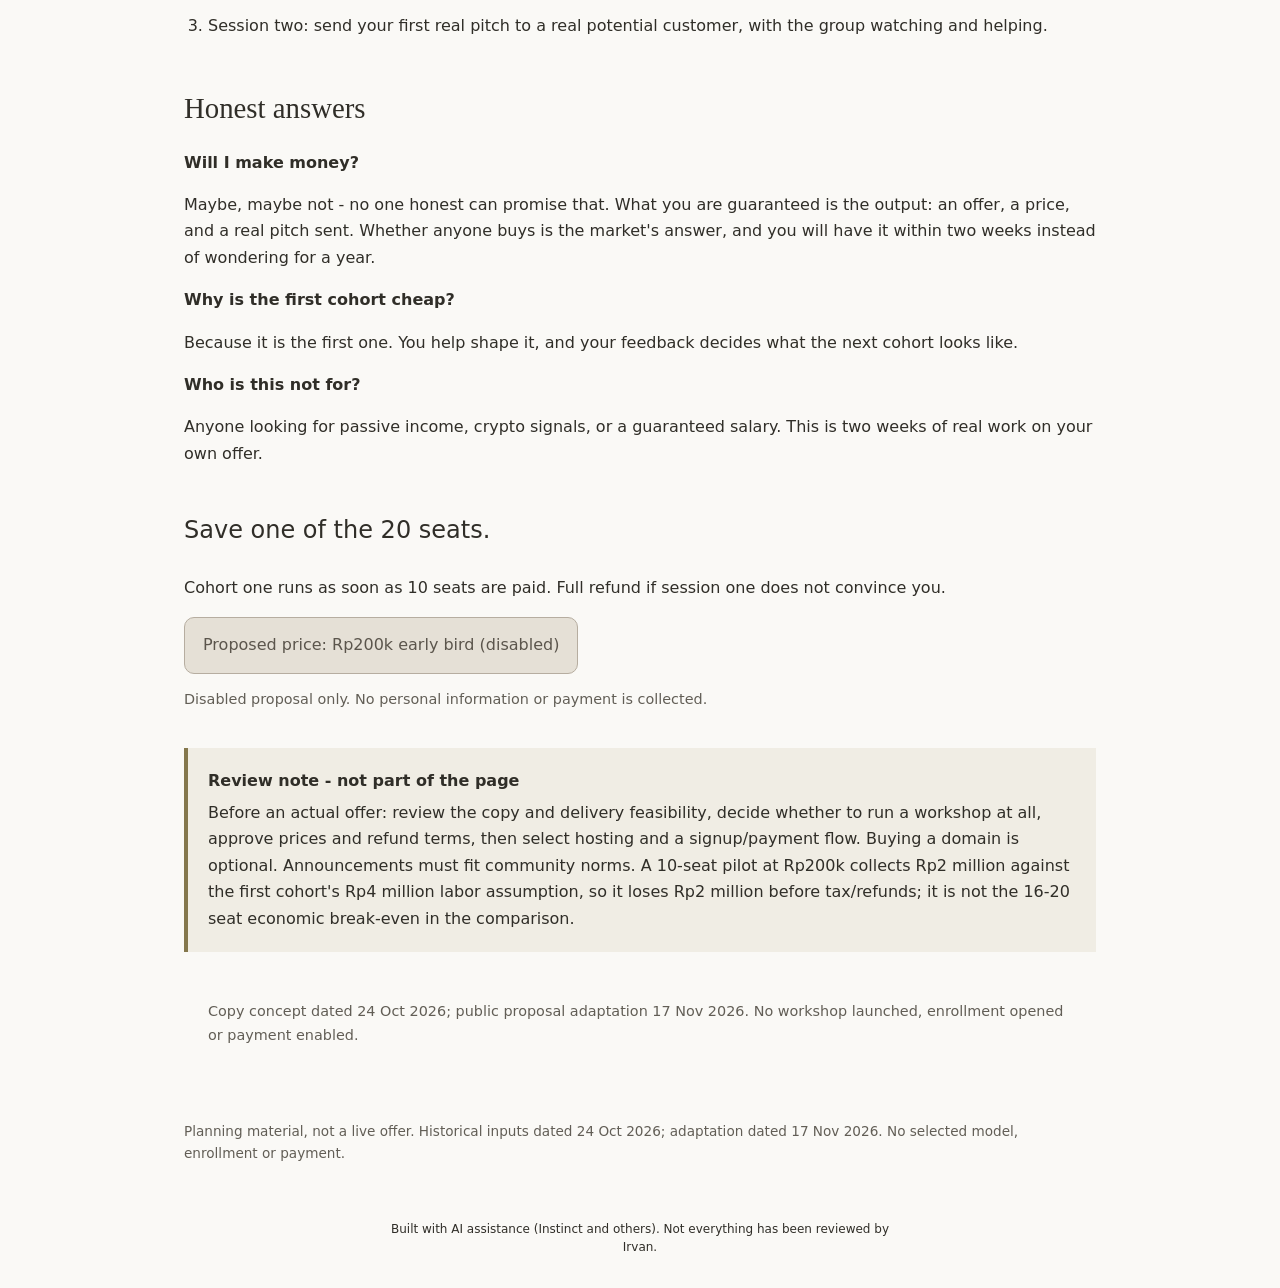
<file: workshop-proposal/index.html>
<!doctype html><html lang="en"><head><meta charset="utf-8"><meta name="viewport" content="width=device-width,initial-scale=1"><title>Tumbuh - workshop copy proposal</title><meta name="description" content="Unchosen business-model proposals and hypothetical estimates. No signup, sales or income promises."><link rel="stylesheet" href="../style.css"><style>.android-release{display:block;position:relative;z-index:7;margin:12px 0;padding:10px 12px;border:1px solid #8886;border-radius:8px;font:14px/1.45 system-ui,sans-serif;background:Canvas;color:CanvasText;overflow-wrap:anywhere}.android-release a{color:LinkText}.android-release small{display:block;margin-top:4px;font-size:12px}</style>
</head><body><nav aria-label="Main"><a href="../">Tumbuh proposals</a><a href="../economics/">Seven-model economics</a><a href="../workshop-proposal/">Workshop copy proposal</a></nav><main class="file-card" data-width="fluid" dir="auto">
<aside class="android-release" aria-label="Android version"><a href="https://github.com/irvan-putra/tumbuh/releases/download/v0.2.2/tumbuh-v0.2.2.apk">Download tumbuh for Android v0.2.2</a> · <a href="https://github.com/irvan-putra/tumbuh/releases/tag/v0.2.2">Release notes</a><small>Separate Android commitments app, not a launched business or an interactive version of these planning drafts. Test release; not Samsung-tested.</small></aside><header class="header"><h1 class="title">Tumbuh's first page (draft)</h1><p class="fact">Public copy proposal - no workshop is on sale</p><p class="intro">A workshop landing-page concept, not a selected business model or live offer. All prices, cohort sizes, promises and refund terms below are proposed copy for discussion, not approved commercial terms.</p></header><aside class="callout bar"><span class="strong">Public proposal - not enrollment</span><span>The workshop is one of seven unchosen model ideas. Publishing this draft does not launch it or approve the proposed prices, delivery promises, minimum enrollment or refund terms. Domain and trademark availability are unchecked. There is no signup, contact collection or payment.</span></aside><aside class="callout bar"><span class="strong">DRAFT - proposed copy follows</span><span>Everything below this notice is proposed copy for review. It promises only work Tumbuh controls - never sales, income or demand. No workshop is on sale.</span></aside><div class="landing"><section class="landing-hero"><p class="landing-eyebrow">Tumbuh workshop - cohort one</p><p class="landing-h1">Turn your skill into a real offer in two weeks.</p><p class="landing-sub">A small, hands-on online workshop for Indonesian developers and creators. In two live sessions you build one concrete offer, set a price, and send your first pitch to a real potential customer. We promise the work gets done - not that someone will buy. That answer comes from the market, and finding it out is the point.</p><button aria-disabled="true" class="button is-pill" disabled="" type="button"><span class="button-slot"><span class="button-face"><span class="button-label">Proposed price: Rp200k early bird (disabled)</span></span></span></button><p class="landing-cta-note">Draft button - it does nothing yet, because nothing is for sale.</p></section><section aria-labelledby=":R14:" class="group"><h2 class="group-heading" id=":R14:">The first cohort</h2><dl class="facts"><div><dt>Format</dt><dd><bdi>Live online, 2 sessions x 2 hours, max 20 seats</bdi></dd></div><div><dt>You finish with</dt><dd><bdi>One concrete offer, a price, a one-page pitch, and your first pitch actually sent</bdi></dd></div><div><dt>Price</dt><dd><bdi>Rp200k early bird, Rp250k regular</bdi></dd></div><div><dt>Refund</dt><dd><bdi>Full refund if you leave after session one unconvinced</bdi></dd></div></dl></section><section aria-labelledby=":R1c:" class="group"><h2 class="group-heading" id=":R1c:">How the two weeks go</h2><ol class="steps"><li><span class="step-n">1</span><span>Session one: inventory your skills, pick the one with a likely buyer, define the smallest sellable version of it.</span></li><li><span class="step-n">2</span><span>The week between: price it and draft your one-page pitch, with feedback in the group chat.</span></li><li><span class="step-n">3</span><span>Session two: send your first real pitch to a real potential customer, with the group watching and helping.</span></li></ol></section><section aria-labelledby=":R1k:" class="group"><h2 class="group-heading" id=":R1k:">Honest answers</h2><div class="text"><div class="heading"><span class="strong">Will I make money?</span></div><p class="p">Maybe, maybe not - no one honest can promise that. What you are guaranteed is the output: an offer, a price, and a real pitch sent. Whether anyone buys is the market's answer, and you will have it within two weeks instead of wondering for a year.</p><div class="heading"><span class="strong">Why is the first cohort cheap?</span></div><p class="p">Because it is the first one. You help shape it, and your feedback decides what the next cohort looks like.</p><div class="heading"><span class="strong">Who is this not for?</span></div><p class="p">Anyone looking for passive income, crypto signals, or a guaranteed salary. This is two weeks of real work on your own offer.</p></div></section><section class="landing-final"><p class="landing-h2">Save one of the 20 seats.</p><p class="landing-sub">Cohort one runs as soon as 10 seats are paid. Full refund if session one does not convince you.</p><button aria-disabled="true" class="button is-pill" disabled="" type="button"><span class="button-slot"><span class="button-face"><span class="button-label">Proposed price: Rp200k early bird (disabled)</span></span></span></button><p class="landing-cta-note">Disabled proposal only. No personal information or payment is collected.</p></section></div><aside class="callout bar"><span class="strong">Review note - not part of the page</span><span>Before an actual offer: review the copy and delivery feasibility, decide whether to run a workshop at all, approve prices and refund terms, then select hosting and a signup/payment flow. Buying a domain is optional. Announcements must fit community norms. A 10-seat pilot at Rp200k collects Rp2 million against the first cohort's Rp4 million labor assumption, so it loses Rp2 million before tax/refunds; it is not the 16-20 seat economic break-even in the comparison.</span></aside><footer class="closing">Copy concept dated 24 Oct 2026; public proposal adaptation 17 Nov 2026. No workshop launched, enrollment opened or payment enabled.</footer></main><footer>Planning material, not a live offer. Historical inputs dated 24 Oct 2026; adaptation dated 17 Nov 2026. No selected model, enrollment or payment.</footer><p class="ai-disclosure" style="font:12px/1.5 system-ui,sans-serif;text-align:center;padding:12px 16px;margin:20px auto;max-width:70ch">Built with AI assistance (Instinct and others). Not everything has been reviewed by Irvan.</p>
</body></html>
</file>
<file: style.css>
*{box-sizing:border-box}html{background:#faf9f6;color:#302e28;font-family:system-ui,sans-serif;font-size:16px;line-height:1.65}body{margin:0}nav,main,footer{max-width:960px;margin:auto;padding:24px}nav{display:flex;gap:20px;flex-wrap:wrap;border-bottom:1px solid #dcd8ce}a{color:#316c65;overflow-wrap:anywhere}h1{font-family:Georgia,serif;font-size:clamp(2.1rem,5vw,3.4rem);font-weight:400;line-height:1.12;margin:24px 0}h2,.group-heading>.group-label{display:block;font-family:Georgia,serif;font-size:1.8rem;line-height:1.2;font-weight:400}h3,.group:not(.group-heading)>.group-label{display:block;font-size:1.2rem;font-weight:650;margin-bottom:20px}.fact,.caption,.closing{color:#625e56;font-size:.9rem}.intro,.key{font-size:1.12rem}.group{margin:44px 0}.group .group{margin:32px 0}.callout{display:block;background:#f0ede4;border-left:4px solid #84774c;padding:20px;margin:24px 0}.callout span{display:block}.strong{font-weight:650;margin-bottom:6px}.facts{margin:0}.facts>div{padding:14px 0;border-top:1px solid #dcd8ce;display:grid;grid-template-columns:minmax(130px,27%) 1fr;gap:16px}dt{font-size:.92rem;color:#625e56}dd{margin:0}.steps,.bullets{padding-left:24px}.steps li,.bullets li{padding:8px 0}.step-n{display:none}.row{padding:18px 0;border-top:1px solid #dcd8ce;display:flex;gap:16px}.row-body{flex:1}.row-main{font-weight:650}.row-detail{font-size:.9rem;color:#625e56}.row-value{font-weight:650;white-space:nowrap}.photos{margin:28px 0}.photos img{width:100%;max-height:320px;object-fit:contain}.landing-h1{font-family:Georgia,serif;font-size:2rem;line-height:1.2}.landing-h2{font-size:1.5rem}.landing-eyebrow{color:#316c65;font-weight:650}.landing-hero,.landing-final{margin:36px 0}.button,button{display:inline-block;border:1px solid #b6ada0;border-radius:10px;padding:14px 18px;background:#e5e0d6;color:#5b554c;font:inherit;max-width:100%;white-space:normal}.landing-cta-note{font-size:.9rem;color:#625e56}.chart-wrap{overflow-x:auto}.chart-wrap svg{display:block;width:100%;min-width:270px;height:auto}table{border-collapse:collapse;width:100%;font-size:.9rem}td,th{text-align:left;padding:9px 5px;border-bottom:1px solid #dcd8ce}footer{color:#625e56;font-size:.85rem} @media(max-width:540px){nav,main,footer{padding:18px}.facts>div{display:block}dd{margin-top:6px}.row{gap:10px}.row-value{white-space:normal;max-width:90px}.group{margin:36px 0}}
.chart-wrap svg{min-width:660px}.scenario-results{padding-left:26px}.scenario-results li{border-top:1px solid #dcd8ce;padding:14px 0}.scenario-results p{margin:6px 0}
</file>
